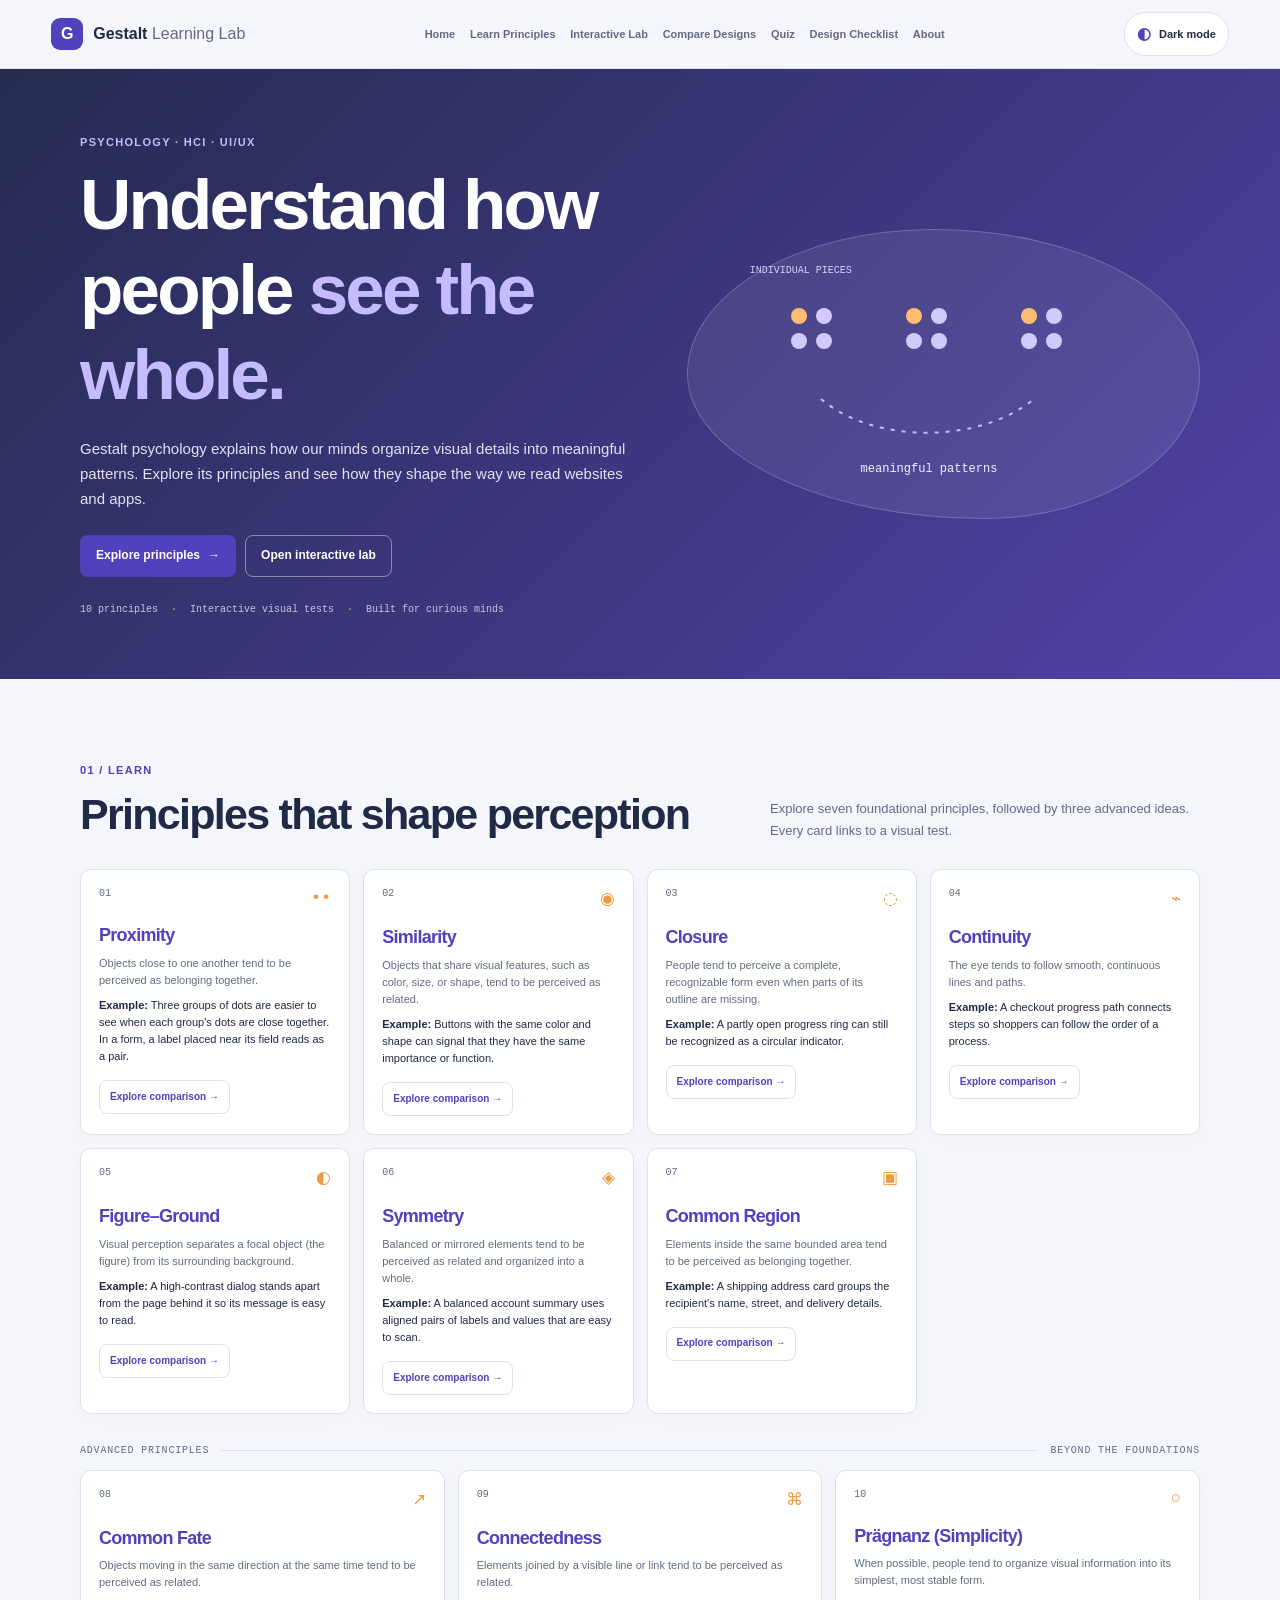
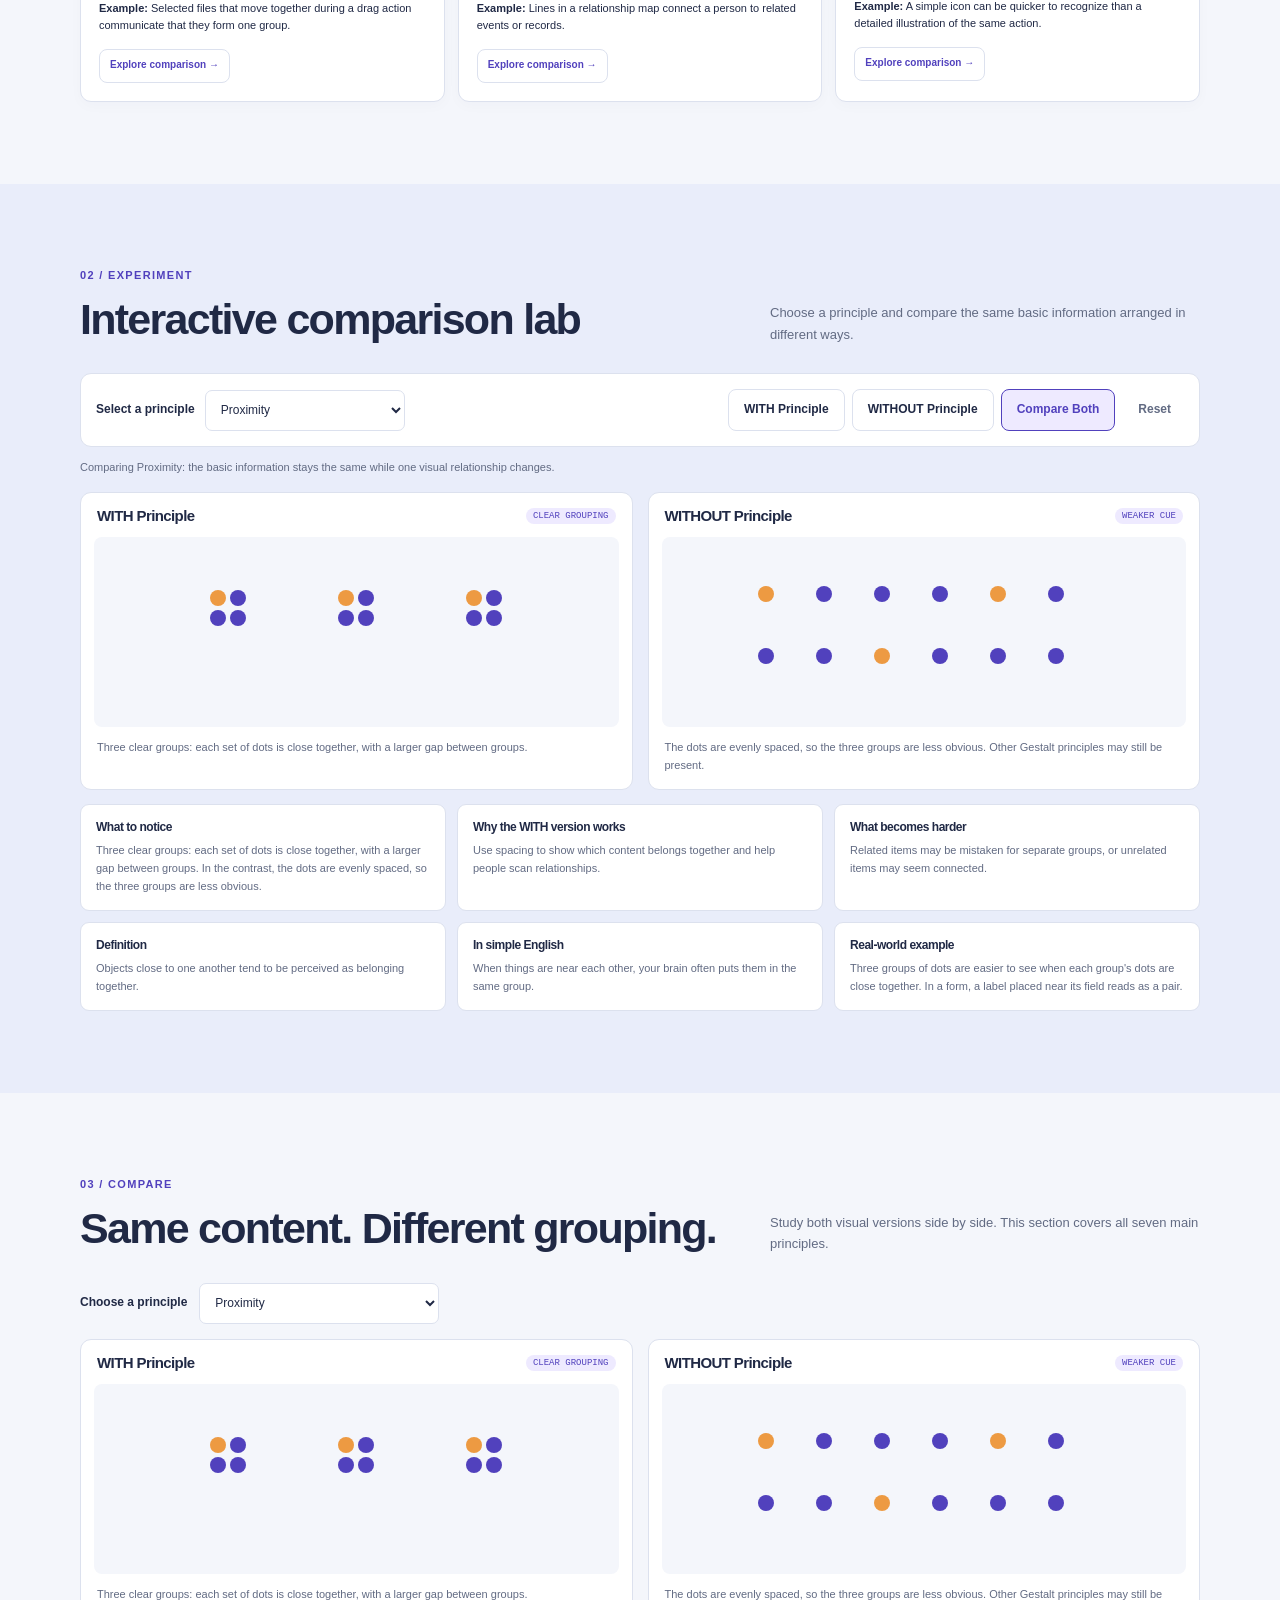
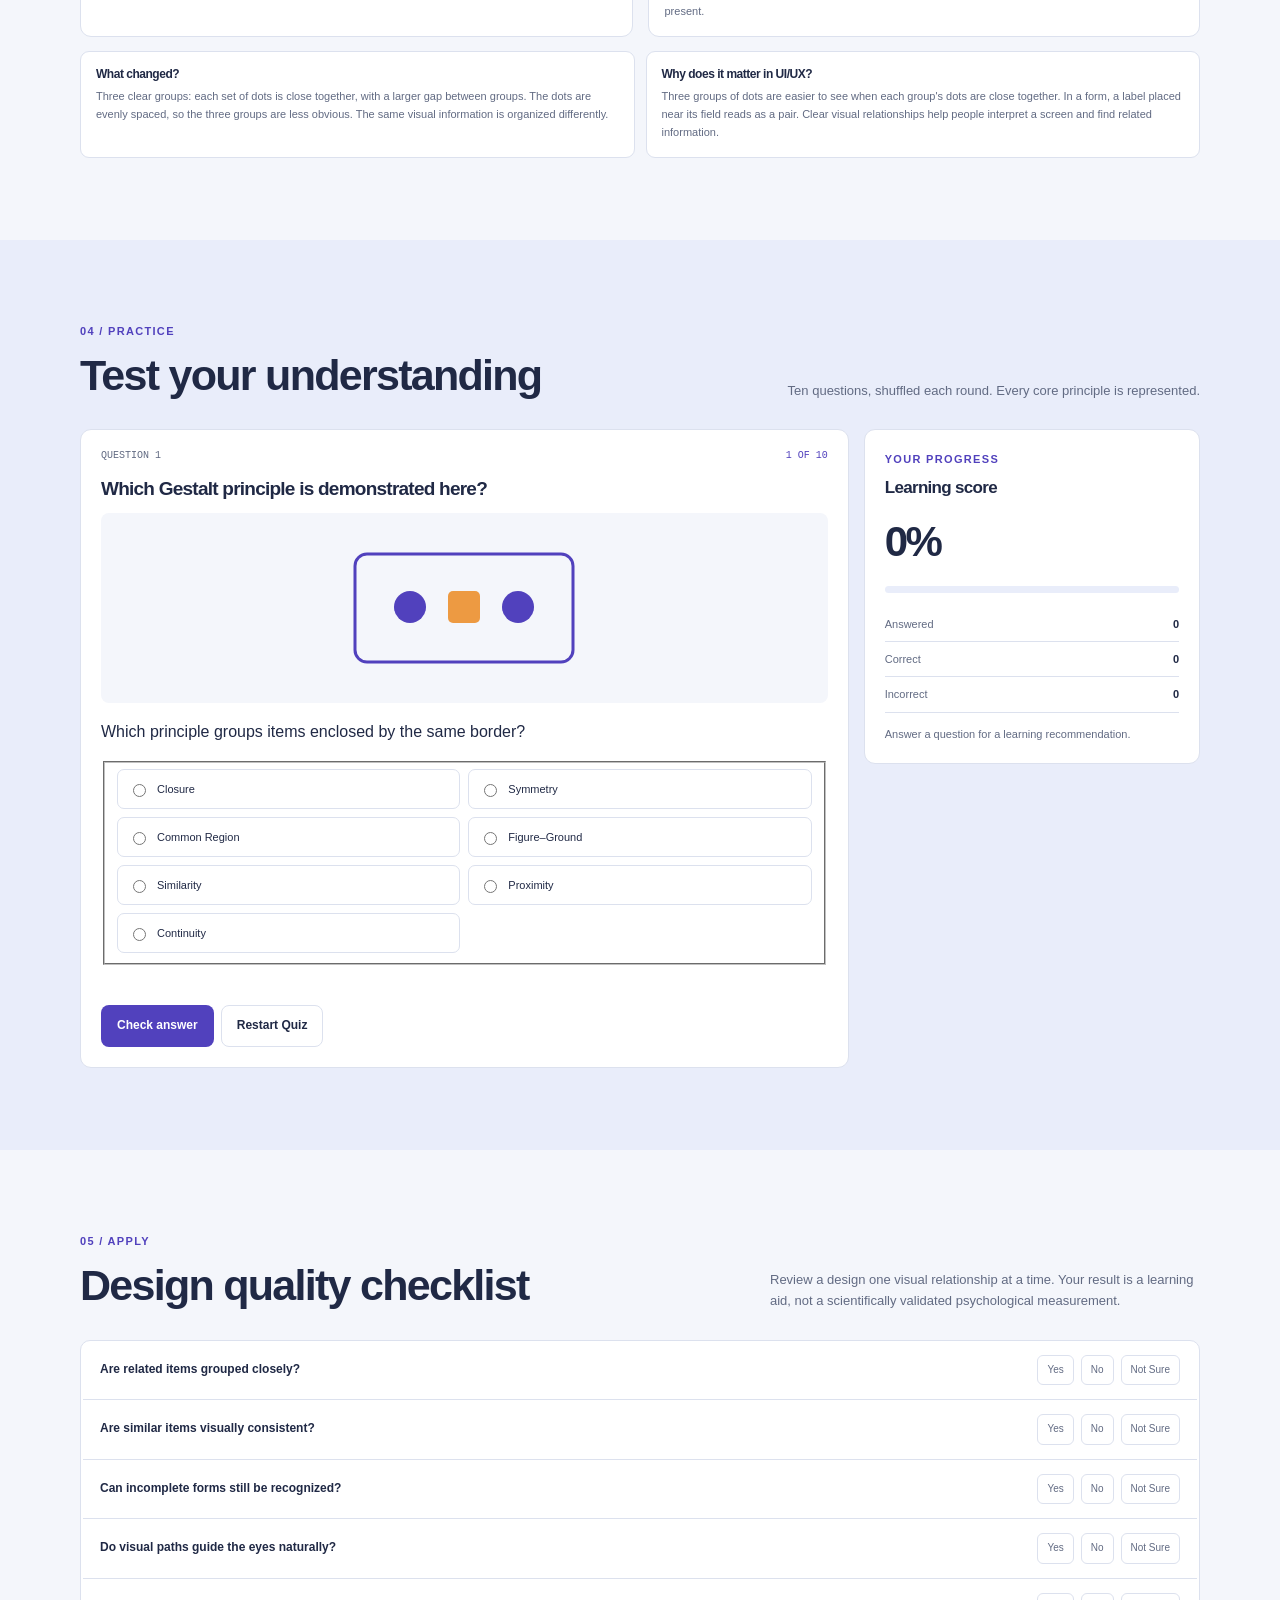
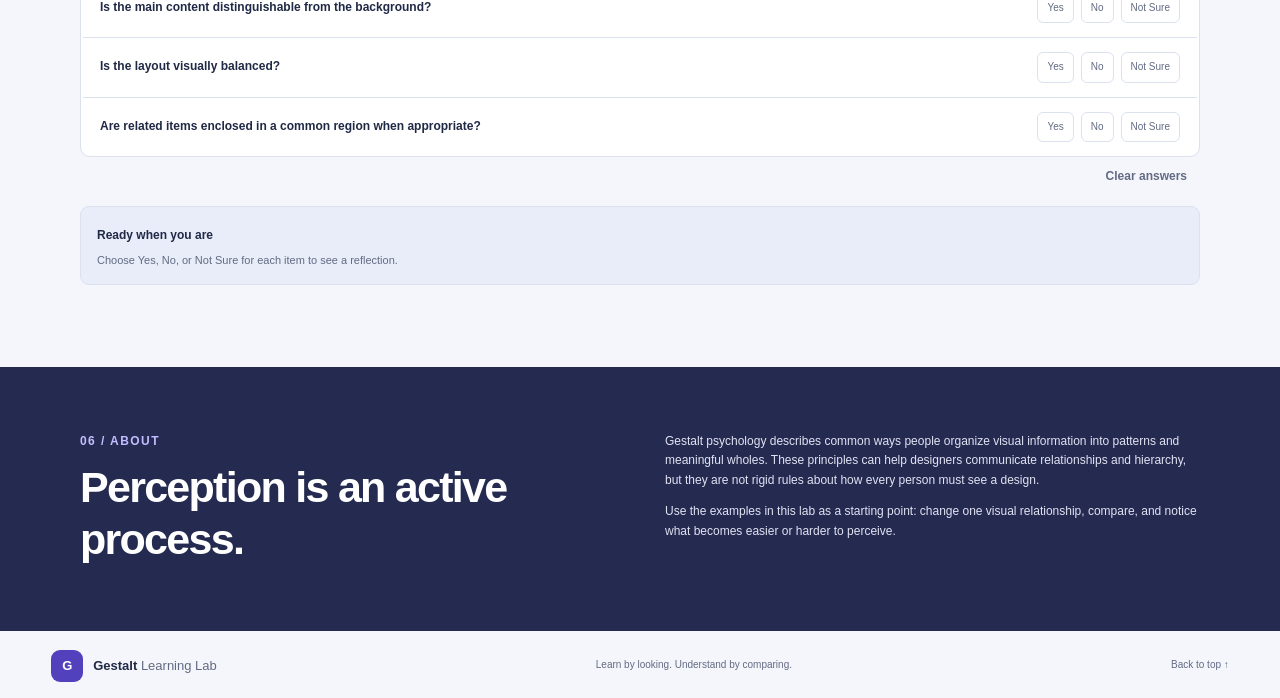
<file: Gestalt Psychology Interactive Learning Lab/index.html>
<!doctype html>
<html lang="en">
<head>
  <meta charset="utf-8">
  <meta name="viewport" content="width=device-width, initial-scale=1">
  <meta name="description" content="Learn Gestalt psychology through visual lessons, interactive comparisons, a quiz, and a practical design checklist.">
  <meta name="theme-color" content="#f4f6fb">
  <title>Gestalt Psychology Interactive Learning Lab</title>
  <link rel="stylesheet" href="style.css">
  <script src="script.js" defer></script>
</head>
<body>
  <a class="skip-link" href="#main">Skip to content</a>
  <header class="site-header">
    <a class="brand" href="#home"><span class="brand-icon" aria-hidden="true">G</span><span>Gestalt <b>Learning Lab</b></span></a>
    <nav aria-label="Main navigation">
      <a href="#home">Home</a>
      <a href="#principles">Learn Principles</a>
      <a href="#lab">Interactive Lab</a>
      <a href="#compare">Compare Designs</a>
      <a href="#quiz">Quiz</a>
      <a href="#checklist">Design Checklist</a>
      <a href="#about">About</a>
    </nav>
    <button id="theme-toggle" class="theme-toggle" type="button" aria-pressed="false"><span aria-hidden="true">◐</span><span id="theme-label">Dark mode</span></button>
  </header>

  <main id="main">
    <section id="home" class="hero">
      <div class="hero-content">
        <p class="eyebrow">Psychology · HCI · UI/UX</p>
        <h1>Understand how people <span>see the whole.</span></h1>
        <p>Gestalt psychology explains how our minds organize visual details into meaningful patterns. Explore its principles and see how they shape the way we read websites and apps.</p>
        <div class="hero-actions"><a class="button button-primary" href="#principles">Explore principles <span aria-hidden="true">→</span></a><a class="button button-secondary" href="#lab">Open interactive lab</a></div>
        <p class="hero-footnote">10 principles <span>·</span> Interactive visual tests <span>·</span> Built for curious minds</p>
      </div>
      <div class="hero-visual" aria-label="Dots organized into three groups">
        <span class="hero-note note-one">individual pieces</span>
        <svg viewBox="0 0 430 280" role="img" aria-label="Twelve dots appear as three close groups">
          <circle cx="70" cy="82" r="8"/><circle cx="95" cy="82" r="8"/><circle cx="70" cy="107" r="8"/><circle cx="95" cy="107" r="8"/>
          <circle cx="185" cy="82" r="8"/><circle cx="210" cy="82" r="8"/><circle cx="185" cy="107" r="8"/><circle cx="210" cy="107" r="8"/>
          <circle cx="300" cy="82" r="8"/><circle cx="325" cy="82" r="8"/><circle cx="300" cy="107" r="8"/><circle cx="325" cy="107" r="8"/>
          <path d="M92 165 C145 210 250 210 305 165" fill="none" stroke="currentColor" stroke-width="2" stroke-dasharray="4 7"/>
          <text x="200" y="238" text-anchor="middle">meaningful patterns</text>
        </svg>
      </div>
    </section>

    <section id="principles" class="section-wrap section-block">
      <div class="section-heading"><div><p class="eyebrow">01 / Learn</p><h2>Principles that shape perception</h2></div><p>Explore seven foundational principles, followed by three advanced ideas. Every card links to a visual test.</p></div>
      <div id="principle-list" class="cards"></div>
      <div class="advanced-heading"><span>Advanced principles</span><i></i><span>Beyond the foundations</span></div>
      <div id="advanced-list" class="cards advanced-cards"></div>
    </section>

    <section id="lab" class="section-block alternate">
      <div class="section-wrap">
        <div class="section-heading"><div><p class="eyebrow">02 / Experiment</p><h2>Interactive comparison lab</h2></div><p>Choose a principle and compare the same basic information arranged in different ways.</p></div>
        <div class="lab-toolbar">
          <label for="principle-choice">Select a principle</label>
          <select id="principle-choice"></select>
          <div class="controls" role="group" aria-label="Demonstration mode">
            <button type="button" data-mode="with" class="mode-button">WITH Principle</button>
            <button type="button" data-mode="without" class="mode-button">WITHOUT Principle</button>
            <button type="button" data-mode="compare" class="mode-button">Compare Both</button>
          </div>
          <button id="reset-lab" class="button-reset" type="button">Reset</button>
        </div>
        <p id="lab-status" class="status" aria-live="polite"></p>
        <div id="examples" class="comparison"></div>
        <div id="explanation" class="explanation"></div>
      </div>
    </section>

    <section id="compare" class="section-wrap section-block">
      <div class="section-heading"><div><p class="eyebrow">03 / Compare</p><h2>Same content. Different grouping.</h2></div><p>Study both visual versions side by side. This section covers all seven main principles.</p></div>
      <div class="compare-toolbar"><label for="compare-choice">Choose a principle</label><select id="compare-choice"></select></div>
      <div id="compare-examples" class="comparison"></div>
      <div id="compare-explanation" class="compare-notes"></div>
    </section>

    <section id="quiz" class="section-block alternate">
      <div class="section-wrap">
        <div class="section-heading"><div><p class="eyebrow">04 / Practice</p><h2>Test your understanding</h2></div><p>Ten questions, shuffled each round. Every core principle is represented.</p></div>
        <div class="quiz-layout">
          <div class="quiz-box">
            <div class="quiz-meta"><p id="question-number">Ready to start</p><span id="quiz-progress">10 questions</span></div>
            <div id="quiz-content"></div>
          </div>
          <aside class="score-box">
            <p class="eyebrow">Your progress</p><h3>Learning score</h3>
            <p class="score-number" id="score-percentage">0%</p>
            <div class="score-track" role="progressbar" aria-label="Quiz percentage score" aria-valuemin="0" aria-valuemax="100" aria-valuenow="0"><span id="score-fill"></span></div>
            <dl class="score-stats"><div><dt>Answered</dt><dd id="score-answered">0</dd></div><div><dt>Correct</dt><dd id="score-correct">0</dd></div><div><dt>Incorrect</dt><dd id="score-incorrect">0</dd></div></dl>
            <p id="recommendation" class="recommendation">Answer a question for a learning recommendation.</p>
          </aside>
        </div>
      </div>
    </section>

    <section id="checklist" class="section-wrap section-block">
      <div class="section-heading"><div><p class="eyebrow">05 / Apply</p><h2>Design quality checklist</h2></div><p>Review a design one visual relationship at a time. Your result is a learning aid, not a scientifically validated psychological measurement.</p></div>
      <form id="checklist-form" class="checklist"></form>
      <div class="checklist-actions"><button id="checklist-reset" class="button-reset" type="button">Clear answers</button></div>
      <div id="checklist-result" class="checklist-result" aria-live="polite"><strong>Ready when you are</strong><p>Choose Yes, No, or Not Sure for each item to see a reflection.</p></div>
    </section>

    <section id="about" class="about-section">
      <div class="section-wrap about-layout"><div><p class="eyebrow">06 / About</p><h2>Perception is an active process.</h2></div><div><p>Gestalt psychology describes common ways people organize visual information into patterns and meaningful wholes. These principles can help designers communicate relationships and hierarchy, but they are not rigid rules about how every person must see a design.</p><p>Use the examples in this lab as a starting point: change one visual relationship, compare, and notice what becomes easier or harder to perceive.</p></div></div>
    </section>
  </main>
  <footer><a class="brand" href="#home"><span class="brand-icon" aria-hidden="true">G</span><span>Gestalt <b>Learning Lab</b></span></a><span>Learn by looking. Understand by comparing.</span><a href="#home">Back to top ↑</a></footer>
</body>
</html>
</file>
<file: Gestalt Psychology Interactive Learning Lab/style.css>
:root {
  color-scheme: light;
  --page: #f4f6fb;
  --surface: #ffffff;
  --surface-soft: #e9edfa;
  --ink: #202945;
  --muted: #626b83;
  --line: #dce1ee;
  --accent: #5141bd;
  --accent-dark: #392ca9;
  --accent-soft: #eeeaff;
  --green: #13a98b;
  --orange: #ed9a42;
  --shadow: 0 12px 32px rgba(32, 41, 69, .08);
  font-family: Arial, sans-serif;
  scroll-behavior: smooth;
  scroll-padding-top: 100px;
}

:root[data-theme="dark"] {
  color-scheme: dark;
  --page: #171a27;
  --surface: #222638;
  --surface-soft: #282d43;
  --ink: #f2f3fa;
  --muted: #bac0d1;
  --line: #41475e;
  --accent: #b4aaff;
  --accent-dark: #d1cbff;
  --accent-soft: #37324f;
  --green: #56d2b4;
  --orange: #ffbd72;
  --shadow: 0 12px 32px rgba(0, 0, 0, .2);
}

* { box-sizing: border-box; }
body { margin: 0; background: var(--page); color: var(--ink); line-height: 1.65; transition: background-color .2s ease, color .2s ease; }
a { color: inherit; }
button, select { font: inherit; }
button, a, select, input { -webkit-tap-highlight-color: transparent; }
button:focus-visible, a:focus-visible, select:focus-visible, input:focus-visible { outline: 3px solid var(--orange); outline-offset: 3px; }
.skip-link { position: absolute; z-index: 50; top: -60px; left: 12px; padding: 10px 15px; border-radius: 7px; background: var(--ink); color: var(--page); }
.skip-link:focus { top: 12px; }
.site-header { position: sticky; z-index: 20; top: 0; display: flex; align-items: center; justify-content: space-between; gap: 16px; padding: 12px max(4vw, calc((100vw - 1240px) / 2)); border-bottom: 1px solid var(--line); background: color-mix(in srgb, var(--page) 94%, transparent); backdrop-filter: blur(12px); }
.brand { display: inline-flex; align-items: center; gap: 10px; font-size: 16px; font-weight: 700; text-decoration: none; white-space: nowrap; }
.brand b { color: var(--muted); font-weight: 500; }
.brand-icon { display: grid; width: 32px; height: 32px; place-items: center; border-radius: 9px; background: var(--accent); color: white; font-weight: 800; }
:root[data-theme="dark"] .brand-icon { color: #201b37; }
nav { display: flex; align-items: center; justify-content: center; gap: clamp(9px, 1.15vw, 18px); }
nav a { color: var(--muted); font-size: 11px; font-weight: 700; text-decoration: none; white-space: nowrap; }
nav a:hover, footer a:hover { color: var(--accent); }
.theme-toggle { display: flex; align-items: center; gap: 8px; flex: 0 0 auto; padding: 8px 12px; border: 1px solid var(--line); border-radius: 99px; background: var(--surface); color: var(--ink); cursor: pointer; font-size: 11px; font-weight: 700; }
.theme-toggle span:first-child { color: var(--accent); font-size: 16px; }
.section-wrap { width: min(1120px, calc(100% - 48px)); margin: 0 auto; }
.hero { display: grid; grid-template-columns: 1fr .9fr; align-items: center; gap: 38px; min-height: 480px; padding: 64px max(6vw, calc((100vw - 1120px) / 2)); background: linear-gradient(135deg, #252b50, #5141a7); color: white; }
.hero-content { max-width: 650px; }
.eyebrow { margin: 0 0 10px; color: var(--accent); font-size: 11px; font-weight: 800; letter-spacing: .12em; text-transform: uppercase; }
.hero .eyebrow { color: #c4bcff; }
h1, h2, h3 { margin-top: 0; line-height: 1.2; letter-spacing: -.04em; }
h1 { margin-bottom: 20px; font-size: clamp(43px, 6vw, 71px); }
h1 span { color: #c4bcff; }
.hero-content > p:not(.eyebrow):not(.hero-footnote) { max-width: 580px; color: #e1e2f3; font-size: 15px; }
.hero-actions { display: flex; flex-wrap: wrap; gap: 9px; margin-top: 24px; }
.button, button { display: inline-flex; min-height: 42px; align-items: center; justify-content: center; gap: 8px; padding: 10px 15px; border: 1px solid transparent; border-radius: 8px; cursor: pointer; font-size: 12px; font-weight: 700; text-decoration: none; transition: background-color .18s ease, color .18s ease, border-color .18s ease, transform .18s ease; }
button:hover, .button:hover { transform: translateY(-1px); }
.button-primary { background: var(--accent); color: white; }
:root[data-theme="dark"] .button-primary { color: #211e34; }
.button-primary:hover { background: var(--accent-dark); }
.button-secondary { border-color: rgba(255,255,255,.42); background: transparent; color: white; }
.button-secondary:hover { background: rgba(255,255,255,.12); }
.hero-footnote { margin: 27px 0 0; color: #c4c7de; font: 10px monospace; }
.hero-footnote span { padding: 0 7px; color: #ffbd72; }
.hero-visual { position: relative; display: grid; min-height: 290px; place-items: center; border: 1px solid rgba(255,255,255,.2); border-radius: 48% 52% 42% 58% / 50%; background: rgba(255,255,255,.08); }
.hero-visual svg { width: 100%; max-width: 430px; }
.hero-visual circle { fill: #d0caff; }
.hero-visual circle:nth-child(4n+1) { fill: #ffbd72; }
.hero-visual path { color: #c4bcff; }
.hero-visual text { fill: #f1efff; font: 12px monospace; }
.hero-note { position: absolute; top: 12%; left: 12%; color: #d5d1ff; font: 10px monospace; text-transform: uppercase; }
.section-block { padding-top: 82px; padding-bottom: 82px; }
.section-heading { display: flex; align-items: end; justify-content: space-between; gap: 28px; margin-bottom: 28px; }
.section-heading h2, .about-layout h2 { margin: 0; font-size: clamp(30px, 4vw, 43px); }
.section-heading > p { max-width: 430px; margin: 0; color: var(--muted); font-size: 13px; }
.cards { display: grid; grid-template-columns: repeat(4, minmax(0, 1fr)); gap: 13px; }
.card { min-height: 210px; padding: 18px; border: 1px solid var(--line); border-radius: 11px; background: var(--surface); box-shadow: 0 4px 14px rgba(32, 41, 69, .025); }
.card-top { display: flex; justify-content: space-between; margin-bottom: 18px; color: var(--muted); font: 10px monospace; }
.card-top span:last-child { color: var(--orange); font-size: 17px; }
.card h3 { margin: 0 0 8px; color: var(--accent); font-size: 18px; }
.card p { margin: 0 0 8px; color: var(--muted); font-size: 11px; line-height: 1.55; }
.card .card-example { color: var(--ink); }
.card button { min-height: 34px; margin-top: 7px; padding: 7px 10px; border-color: var(--line); background: transparent; color: var(--accent); font-size: 10px; }
.advanced-heading { display: flex; align-items: center; gap: 12px; margin: 31px 0 14px; color: var(--muted); font: 10px monospace; letter-spacing: .08em; text-transform: uppercase; }
.advanced-heading i { height: 1px; flex: 1; background: var(--line); }
.advanced-cards { grid-template-columns: repeat(3, minmax(0, 1fr)); }
.advanced-cards .card { min-height: 190px; }
.alternate { background: var(--surface-soft); }
.lab-toolbar { display: flex; align-items: center; flex-wrap: wrap; gap: 10px; padding: 15px; border: 1px solid var(--line); border-radius: 11px; background: var(--surface); }
.lab-toolbar > label, .compare-toolbar label { margin: 0; font-size: 12px; font-weight: 700; }
select { min-height: 41px; min-width: 200px; padding: 8px 32px 8px 11px; border: 1px solid var(--line); border-radius: 7px; background: var(--surface); color: var(--ink); font-size: 12px; }
.controls { display: flex; flex: 1; justify-content: flex-end; flex-wrap: wrap; gap: 7px; }
.controls button { min-height: 39px; border-color: var(--line); background: var(--surface); color: var(--ink); }
.controls button:hover, .controls button.is-active { border-color: var(--accent); background: var(--accent-soft); color: var(--accent); }
.button-reset { min-height: 39px; padding: 8px 12px; border-color: transparent; background: transparent; color: var(--muted); }
.button-reset:hover { background: var(--surface-soft); color: var(--ink); }
.status { min-height: 22px; margin: 11px 0 0; color: var(--muted); font-size: 11px; }
.comparison { display: grid; grid-template-columns: repeat(2, minmax(0, 1fr)); gap: 15px; margin-top: 12px; }
.comparison.single { grid-template-columns: minmax(0, 680px); justify-content: center; }
.example { min-width: 0; overflow: hidden; border: 1px solid var(--line); border-radius: 11px; background: var(--surface); }
.example-head { display: flex; align-items: center; justify-content: space-between; gap: 10px; padding: 14px 16px 0; }
.example h3 { margin: 0; font-size: 15px; }
.example-tag { padding: 3px 7px; border-radius: 99px; background: var(--accent-soft); color: var(--accent); font: 9px monospace; text-transform: uppercase; }
.visual { display: grid; min-height: 190px; place-items: center; margin: 12px 13px 0; overflow: hidden; border-radius: 8px; background: var(--page); }
.visual svg { width: 100%; max-width: 420px; max-height: 220px; height: auto; }
.example-copy { min-height: 45px; margin: 0; padding: 12px 16px 15px; color: var(--muted); font-size: 11px; line-height: 1.6; }
.explanation, .compare-notes { display: grid; grid-template-columns: repeat(3, minmax(0, 1fr)); gap: 11px; margin-top: 14px; }
.explain-card, .compare-note { padding: 15px; border: 1px solid var(--line); border-radius: 9px; background: var(--surface); }
.explain-card h3, .compare-note h3 { margin: 0 0 6px; font-size: 12px; }
.explain-card p, .compare-note p { margin: 0; color: var(--muted); font-size: 11px; line-height: 1.65; }
.compare-toolbar { display: flex; align-items: center; gap: 12px; margin-bottom: 15px; }
.compare-toolbar select { min-width: 240px; }
.compare-notes { grid-template-columns: repeat(2, minmax(0, 1fr)); }
.fate-control { min-height: 33px; padding: 6px 9px; font-size: 10px; }
.moving { transform-box: fill-box; transform-origin: center; animation: drift-right 2s ease-in-out infinite alternate; }
.moving-left { animation-name: drift-left; }
.moving-up { animation-name: drift-up; }
.moving-down { animation-name: drift-down; }
.is-paused .moving { animation-play-state: paused; }
@keyframes drift-right { from { transform: translateX(-18px); } to { transform: translateX(18px); } }
@keyframes drift-left { from { transform: translateX(18px); } to { transform: translateX(-18px); } }
@keyframes drift-up { from { transform: translateY(13px); } to { transform: translateY(-13px); } }
@keyframes drift-down { from { transform: translateY(-13px); } to { transform: translateY(13px); } }
.quiz-layout { display: grid; grid-template-columns: minmax(0, 1.6fr) minmax(240px, .7fr); gap: 15px; align-items: start; }
.quiz-box, .score-box { padding: 20px; border: 1px solid var(--line); border-radius: 11px; background: var(--surface); }
.quiz-meta { display: flex; justify-content: space-between; gap: 10px; color: var(--muted); font: 10px monospace; text-transform: uppercase; }
.quiz-meta p { margin: 0; }
#quiz-progress { color: var(--accent); }
.quiz-question { margin: 17px 0 12px; font-size: 19px; }
.quiz-visual { display: grid; min-height: 155px; place-items: center; margin: 0 0 13px; border-radius: 8px; background: var(--page); }
.quiz-visual svg { width: 100%; max-width: 440px; max-height: 190px; }
.answer-list { display: grid; grid-template-columns: repeat(2, minmax(0, 1fr)); gap: 8px; }
.answer-option { display: flex; min-height: 40px; align-items: center; gap: 8px; padding: 8px 10px; border: 1px solid var(--line); border-radius: 7px; cursor: pointer; font-size: 11px; }
.answer-option:has(input:checked) { border-color: var(--accent); background: var(--accent-soft); }
.answer-option input { accent-color: var(--accent); }
.quiz-feedback { min-height: 22px; margin: 11px 0 0; color: var(--muted); font-size: 11px; }
.quiz-feedback.correct { color: var(--green); }
.quiz-feedback.incorrect { color: #c0392b; }
.quiz-actions { display: flex; flex-wrap: wrap; gap: 7px; margin-top: 7px; }
.quiz-actions button { min-height: 37px; }
.quiz-actions .secondary { border-color: var(--line); background: transparent; color: var(--ink); }
.score-box h3 { margin: 0 0 8px; font-size: 17px; }
.score-number { margin: 5px 0 10px; font-size: 42px; font-weight: 800; letter-spacing: -.06em; }
.score-track { height: 7px; overflow: hidden; border-radius: 8px; background: var(--surface-soft); }
.score-track span { display: block; width: 0; height: 100%; border-radius: inherit; background: var(--accent); transition: width .25s ease; }
.score-stats { margin: 14px 0 0; }
.score-stats div { display: flex; justify-content: space-between; padding: 8px 0; border-bottom: 1px solid var(--line); font-size: 11px; }
.score-stats dt { color: var(--muted); }
.score-stats dd { margin: 0; font-weight: 700; }
.recommendation { margin: 12px 0 0; color: var(--muted); font-size: 11px; }
.checklist { overflow: hidden; border: 1px solid var(--line); border-radius: 10px; background: var(--surface); }
.check-row { display: grid; grid-template-columns: 1fr auto; align-items: center; gap: 15px; padding: 14px 17px; border: 0; border-bottom: 1px solid var(--line); }
.check-row:last-child { border-bottom: 0; }
.check-row legend { float: left; width: 100%; padding: 0; font-size: 12px; font-weight: 700; }
.check-options { display: flex; gap: 7px; }
.check-option { position: relative; }
.check-option input { position: absolute; width: 1px; height: 1px; opacity: 0; }
.check-option span { display: block; padding: 6px 9px; border: 1px solid var(--line); border-radius: 6px; color: var(--muted); cursor: pointer; font-size: 10px; }
.check-option input:checked + span { border-color: var(--accent); background: var(--accent-soft); color: var(--accent); }
.check-option input:focus-visible + span { outline: 3px solid var(--orange); outline-offset: 2px; }
.checklist-actions { display: flex; justify-content: flex-end; }
.checklist-result { margin-top: 10px; padding: 14px 16px; border: 1px solid var(--line); border-radius: 9px; background: var(--surface-soft); }
.checklist-result strong { font-size: 12px; }
.checklist-result p { margin: 4px 0 0; color: var(--muted); font-size: 11px; }
.about-section { padding: 65px 0; background: #252b50; color: white; }
.about-layout { display: grid; grid-template-columns: 1fr 1fr; gap: 50px; }
.about-layout .eyebrow { color: #c4bcff; }
.about-layout p { margin: 0 0 11px; color: #e1e2f3; font-size: 12px; }
footer { display: flex; align-items: center; justify-content: space-between; gap: 16px; padding: 19px max(4vw, calc((100vw - 1240px) / 2)); color: var(--muted); font-size: 10px; }
footer .brand { color: var(--ink); font-size: 13px; }
footer > a:last-child { text-decoration: none; }
.visually-hidden { position: absolute; width: 1px; height: 1px; padding: 0; margin: -1px; overflow: hidden; clip: rect(0,0,0,0); white-space: nowrap; border: 0; }
[hidden] { display: none !important; }
@media (max-width: 1020px) {
  .site-header { flex-wrap: wrap; }
  nav { order: 3; width: 100%; justify-content: flex-start; overflow-x: auto; padding: 3px 0; }
  .cards { grid-template-columns: repeat(2, minmax(0, 1fr)); }
}
@media (max-width: 700px) {
  :root { scroll-padding-top: 115px; }
  .site-header { padding: 9px 14px; }
  .brand { font-size: 14px; }
  nav { gap: 15px; }
  nav a { font-size: 10px; }
  .section-wrap { width: min(100% - 32px, 550px); }
  .hero { grid-template-columns: 1fr; gap: 24px; padding: 48px 20px 35px; }
  h1 { font-size: clamp(42px, 12vw, 62px); }
  .hero-content > p:not(.eyebrow):not(.hero-footnote) { font-size: 13px; }
  .hero-visual { min-height: 240px; }
  .section-block { padding-top: 64px; padding-bottom: 64px; }
  .section-heading { align-items: flex-start; flex-direction: column; gap: 10px; }
  .section-heading h2 { font-size: 31px; }
  .cards { gap: 9px; }
  .card { min-height: 215px; padding: 13px; }
  .advanced-cards { grid-template-columns: 1fr; }
  .advanced-cards .card { min-height: 180px; }
  .lab-toolbar { align-items: stretch; }
  .lab-toolbar > label { width: 100%; }
  .lab-toolbar select { width: 100%; }
  .controls { flex: initial; width: 100%; justify-content: stretch; }
  .controls button { flex: 1; padding: 8px 6px; font-size: 10px; }
  .comparison, .comparison.single, .explanation, .compare-notes, .quiz-layout { grid-template-columns: 1fr; }
  .compare-toolbar { align-items: stretch; flex-direction: column; }
  .compare-toolbar select { width: 100%; }
  .answer-list { grid-template-columns: 1fr; }
  .check-row { grid-template-columns: 1fr; gap: 9px; }
  .check-options { justify-content: flex-start; }
  .about-layout { grid-template-columns: 1fr; gap: 18px; }
  footer { flex-wrap: wrap; padding: 18px 16px; }
  footer > span { order: 3; width: 100%; }
}
@media (prefers-reduced-motion: reduce) {
  *, *::before, *::after { scroll-behavior: auto !important; animation-duration: .01ms !important; animation-iteration-count: 1 !important; transition-duration: .01ms !important; }
}
</file>
